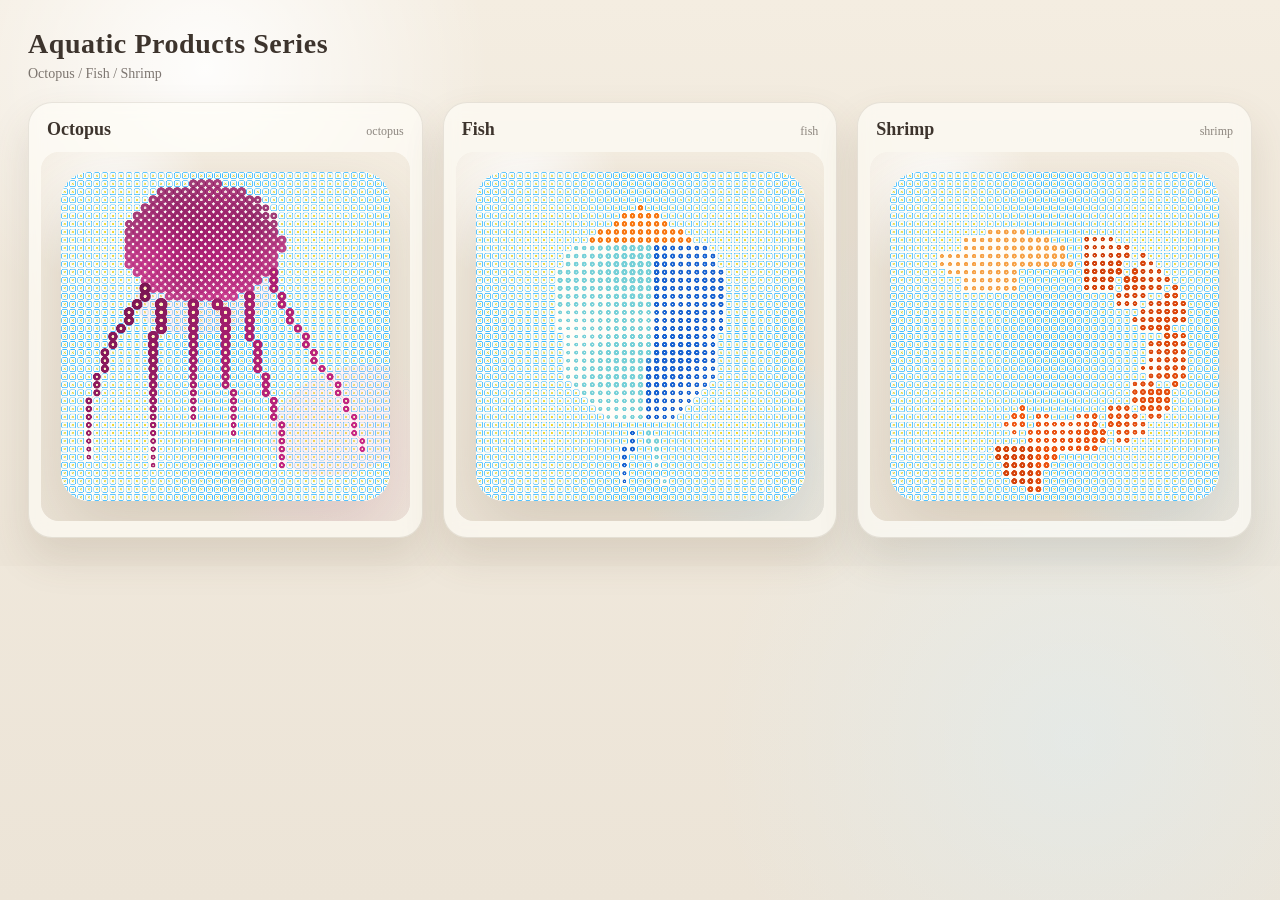
<file: aquatic-products/index.html>
<!doctype html>
<html lang="en">
  <head>
    <meta charset="utf-8" />
    <meta name="viewport" content="width=device-width, initial-scale=1" />
    <title>Aquatic Products Series</title>
    <style>
      :root {
        --paper: #f5eee2;
        --card: #fffdf8;
        --ink: #3d342d;
        --line: rgba(84, 66, 46, 0.12);
        --shadow: rgba(102, 78, 47, 0.14);
      }

      * {
        box-sizing: border-box;
      }

      html,
      body {
        margin: 0;
        min-height: 100%;
        background:
          radial-gradient(circle at 16% 12%, rgba(255, 255, 255, 0.9), transparent 24%),
          radial-gradient(circle at 84% 82%, rgba(213, 240, 255, 0.35), transparent 28%),
          linear-gradient(180deg, #f4ede1 0%, #ece4d7 100%);
        color: var(--ink);
        font-family: "Times New Roman", Georgia, serif;
      }

      body {
        padding: 28px;
      }

      .header {
        margin: 0 auto 20px;
        max-width: 1600px;
      }

      .title {
        margin: 0 0 6px;
        font-size: 28px;
        font-weight: 600;
        letter-spacing: 0.02em;
      }

      .subtitle {
        margin: 0;
        font-size: 14px;
        color: rgba(61, 52, 45, 0.66);
      }

      .grid {
        display: grid;
        grid-template-columns: repeat(3, minmax(0, 1fr));
        gap: 20px;
        align-items: start;
        max-width: 1600px;
        margin: 0 auto;
      }

      .card {
        background: rgba(255, 253, 248, 0.64);
        border: 1px solid var(--line);
        border-radius: 24px;
        box-shadow: 0 20px 40px var(--shadow);
        backdrop-filter: blur(8px);
        overflow: hidden;
      }

      .meta {
        display: flex;
        justify-content: space-between;
        align-items: baseline;
        gap: 12px;
        padding: 16px 18px 12px;
      }

      .name {
        margin: 0;
        font-size: 18px;
        font-weight: 600;
      }

      .path {
        margin: 0;
        font-size: 12px;
        color: rgba(61, 52, 45, 0.58);
      }

      .frame-wrap {
        padding: 0 12px 12px;
      }

      iframe {
        width: 100%;
        aspect-ratio: 1 / 1;
        border: 0;
        border-radius: 18px;
        background: var(--card);
        box-shadow: inset 0 0 0 1px rgba(255, 255, 255, 0.8);
      }

      @media (max-width: 1180px) {
        .grid {
          grid-template-columns: 1fr;
        }
      }
    </style>
  </head>
  <body>
    <header class="header">
      <h1 class="title">Aquatic Products Series</h1>
      <p class="subtitle">Octopus / Fish / Shrimp</p>
    </header>

    <main class="grid">
      <section class="card">
        <div class="meta">
          <h2 class="name">Octopus</h2>
          <p class="path">octopus</p>
        </div>
        <div class="frame-wrap">
          <iframe src="./octopus/index.html" title="Octopus poster"></iframe>
        </div>
      </section>

      <section class="card">
        <div class="meta">
          <h2 class="name">Fish</h2>
          <p class="path">fish</p>
        </div>
        <div class="frame-wrap">
          <iframe src="./fish/index.html" title="Fish poster"></iframe>
        </div>
      </section>

      <section class="card">
        <div class="meta">
          <h2 class="name">Shrimp</h2>
          <p class="path">shrimp</p>
        </div>
        <div class="frame-wrap">
          <iframe src="./shrimp/index.html" title="Shrimp poster"></iframe>
        </div>
      </section>
    </main>
  </body>
</html>
</file>
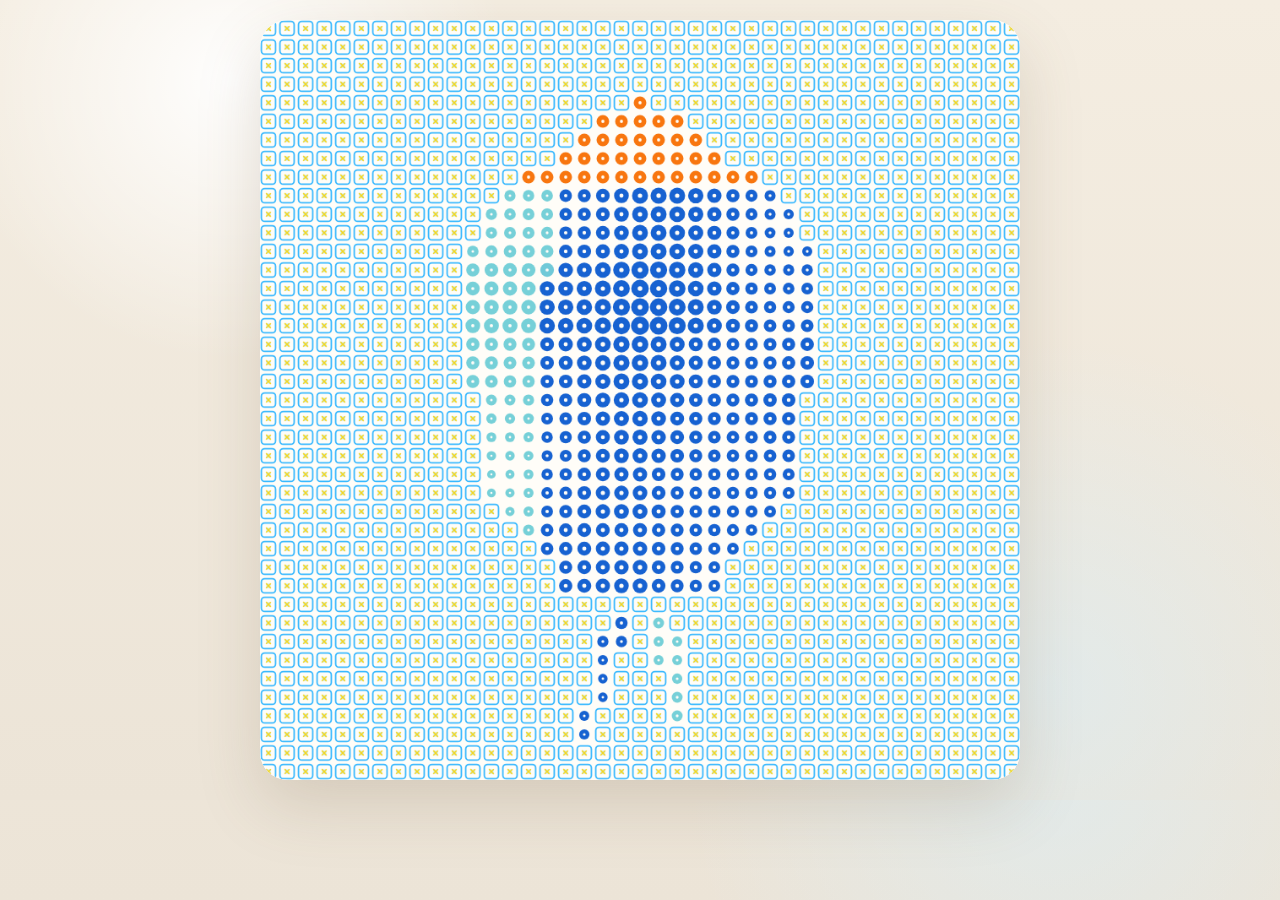
<file: aquatic-products/fish/index.html>
<!doctype html>
<html lang="zh-CN">
  <head>
    <meta charset="utf-8" />
    <meta name="viewport" content="width=device-width, initial-scale=1" />
    <title>Fish Grid Poster Study</title>
    <link rel="stylesheet" href="./style.css" />
  </head>
  <body>
    <main class="page">
      <canvas id="poster" width="900" height="900" aria-label="Fish grid poster study"></canvas>
    </main>
    <script src="./app.js"></script>
  </body>
</html>
</file>
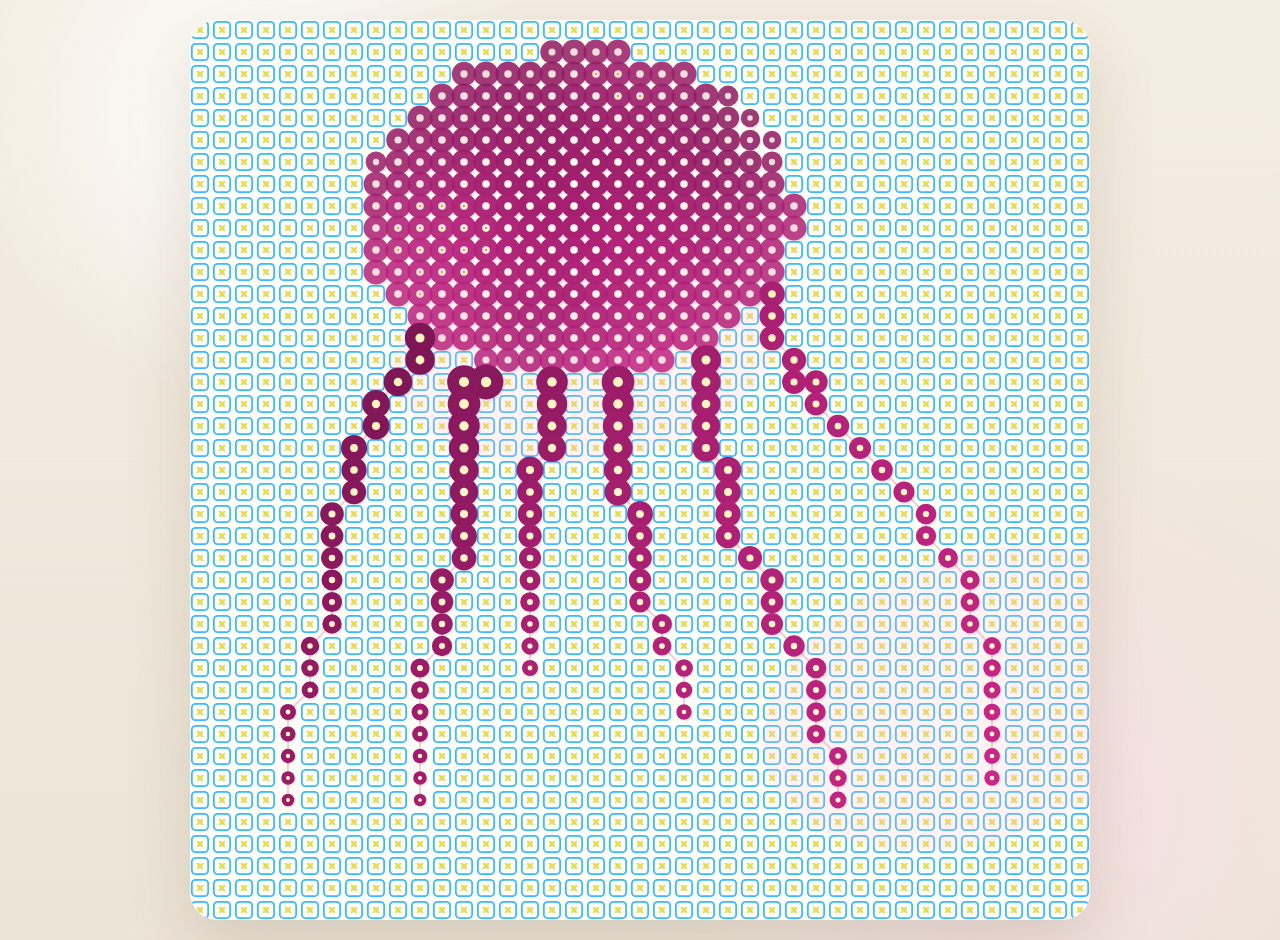
<file: aquatic-products/octopus/index.html>
<!doctype html>
<html lang="zh-CN">
  <head>
    <meta charset="utf-8" />
    <meta name="viewport" content="width=device-width, initial-scale=1" />
    <title>Octopus Grid Poster Study</title>
    <link rel="stylesheet" href="./style.css" />
  </head>
  <body>
    <main class="page">
      <canvas id="poster" width="900" height="900" aria-label="Grid poster study"></canvas>
    </main>
    <script src="./app.js"></script>
  </body>
</html>
</file>
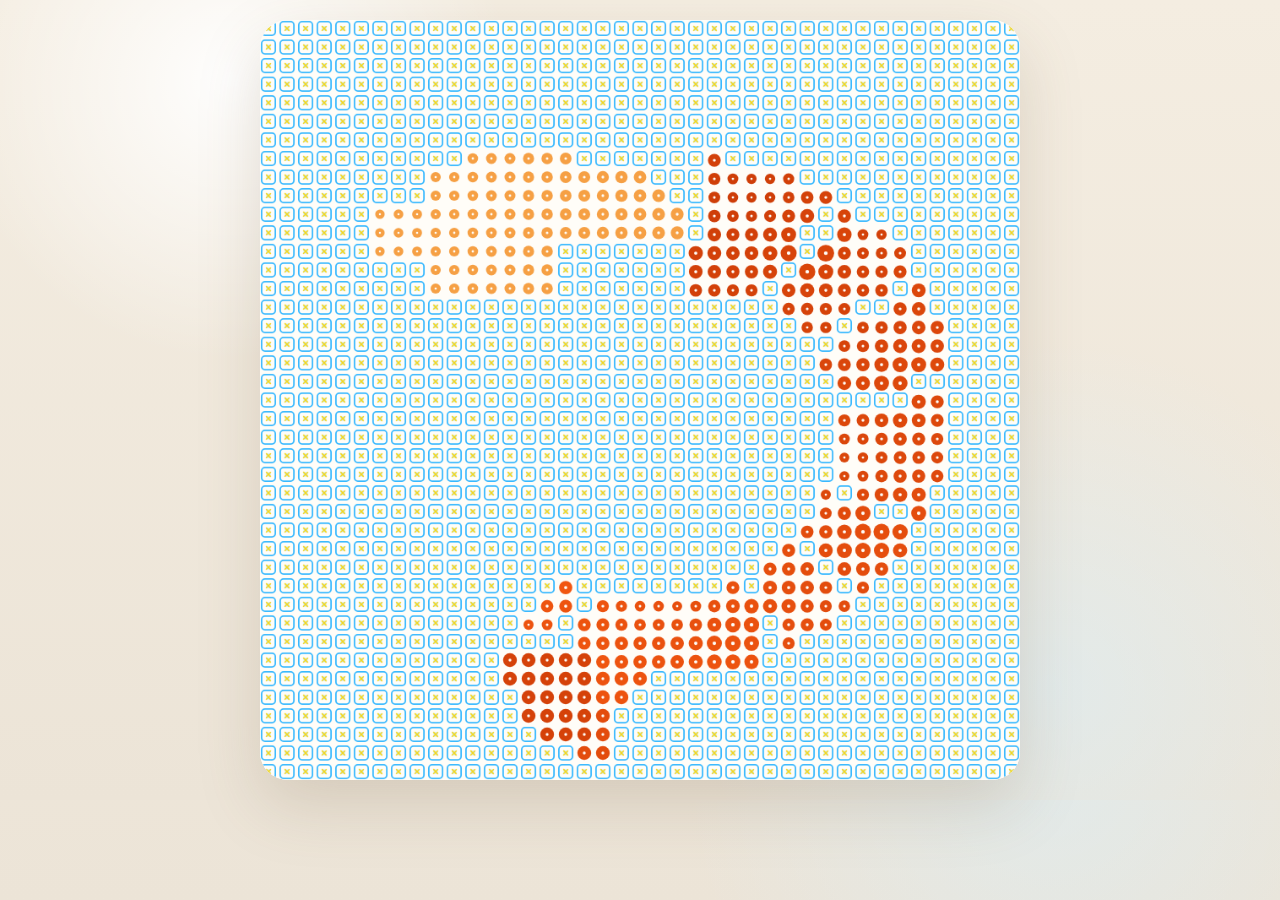
<file: aquatic-products/shrimp/index.html>
<!doctype html>
<html lang="zh-CN">
  <head>
    <meta charset="utf-8" />
    <meta name="viewport" content="width=device-width, initial-scale=1" />
    <title>Shrimp Grid Poster Study</title>
    <link rel="stylesheet" href="./style.css" />
  </head>
  <body>
    <main class="page">
      <canvas id="poster" width="900" height="900" aria-label="Shrimp grid poster study"></canvas>
    </main>
    <script src="./app.js"></script>
  </body>
</html>
</file>
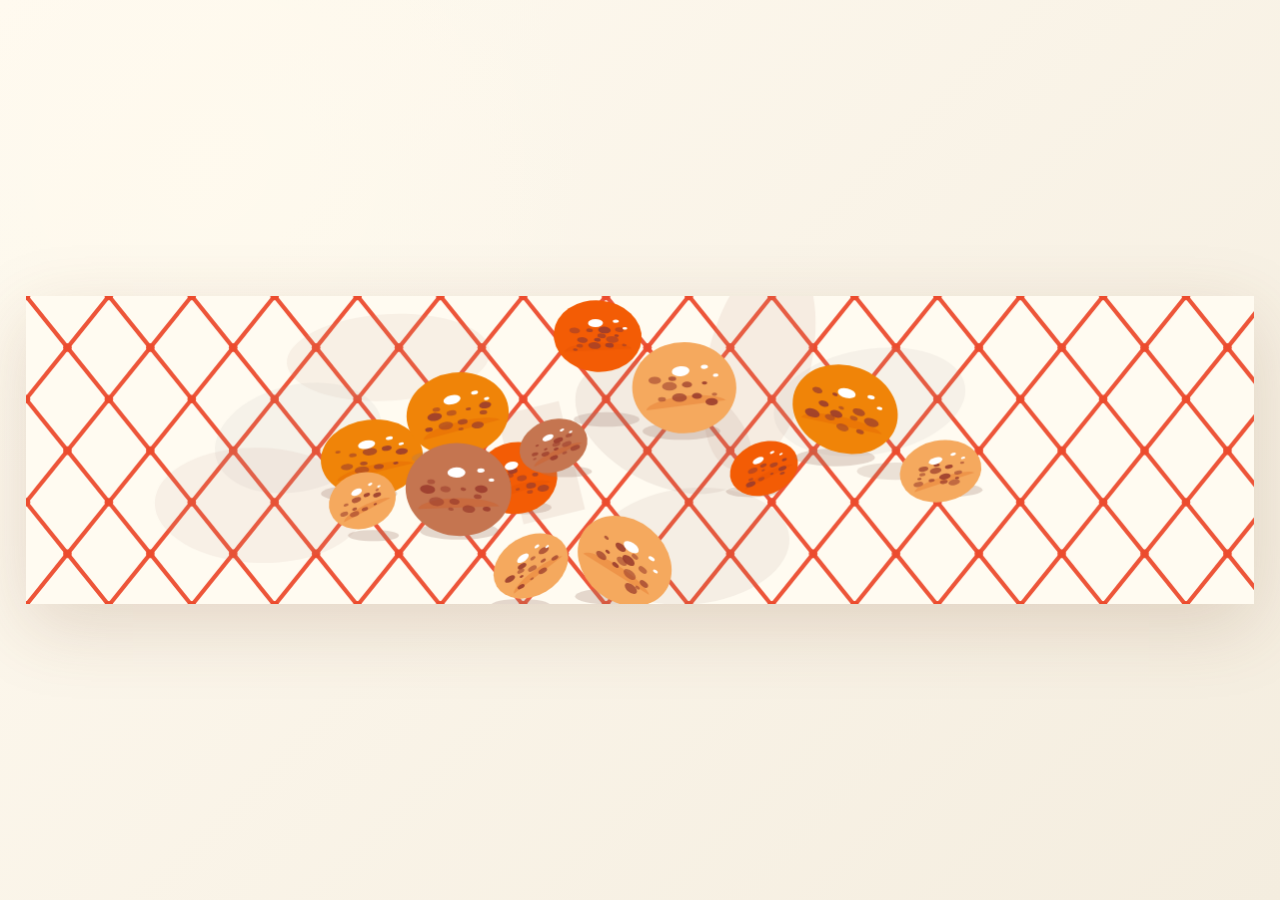
<file: fruits/orange/index.html>
<!doctype html>
<html lang="zh-CN">
  <head>
    <meta charset="UTF-8" />
    <meta name="viewport" content="width=device-width, initial-scale=1.0" />
    <title>Orange Net Data Poster</title>
    <link rel="stylesheet" href="styles.css" />
  </head>
  <body>
    <main class="stage">
      <canvas id="poster" aria-label="data-driven orange net poster"></canvas>
    </main>
    <script src="script.js"></script>
  </body>
</html>
</file>
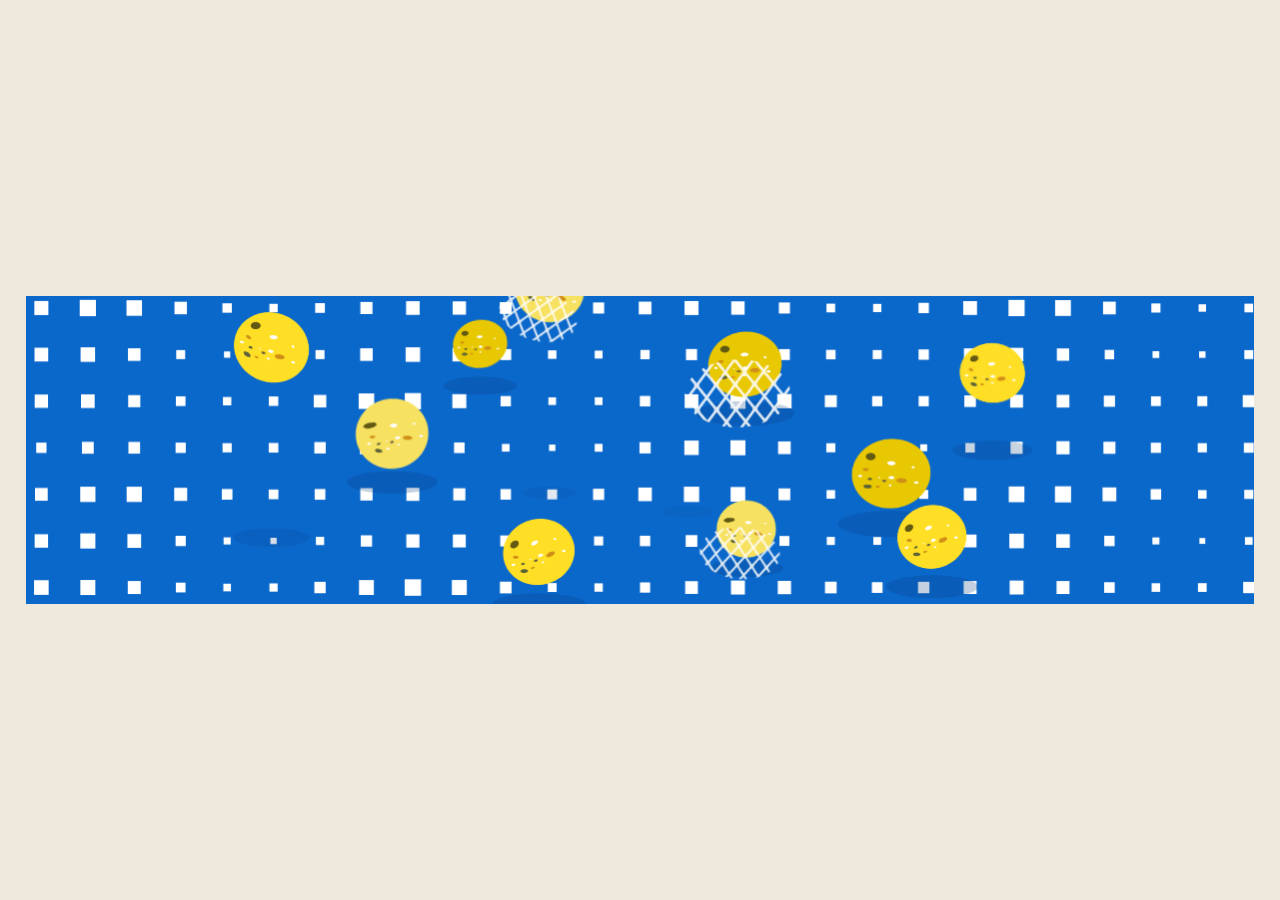
<file: fruits/pear/index.html>
<!doctype html>
<html lang="zh-CN">
  <head>
    <meta charset="UTF-8" />
    <meta name="viewport" content="width=device-width, initial-scale=1.0" />
    <title>Pear Data Poster</title>
    <link rel="stylesheet" href="styles.css" />
  </head>
  <body>
    <main class="stage">
      <canvas id="poster" aria-label="data-driven pear poster"></canvas>
    </main>
    <script src="script.js"></script>
  </body>
</html>
</file>
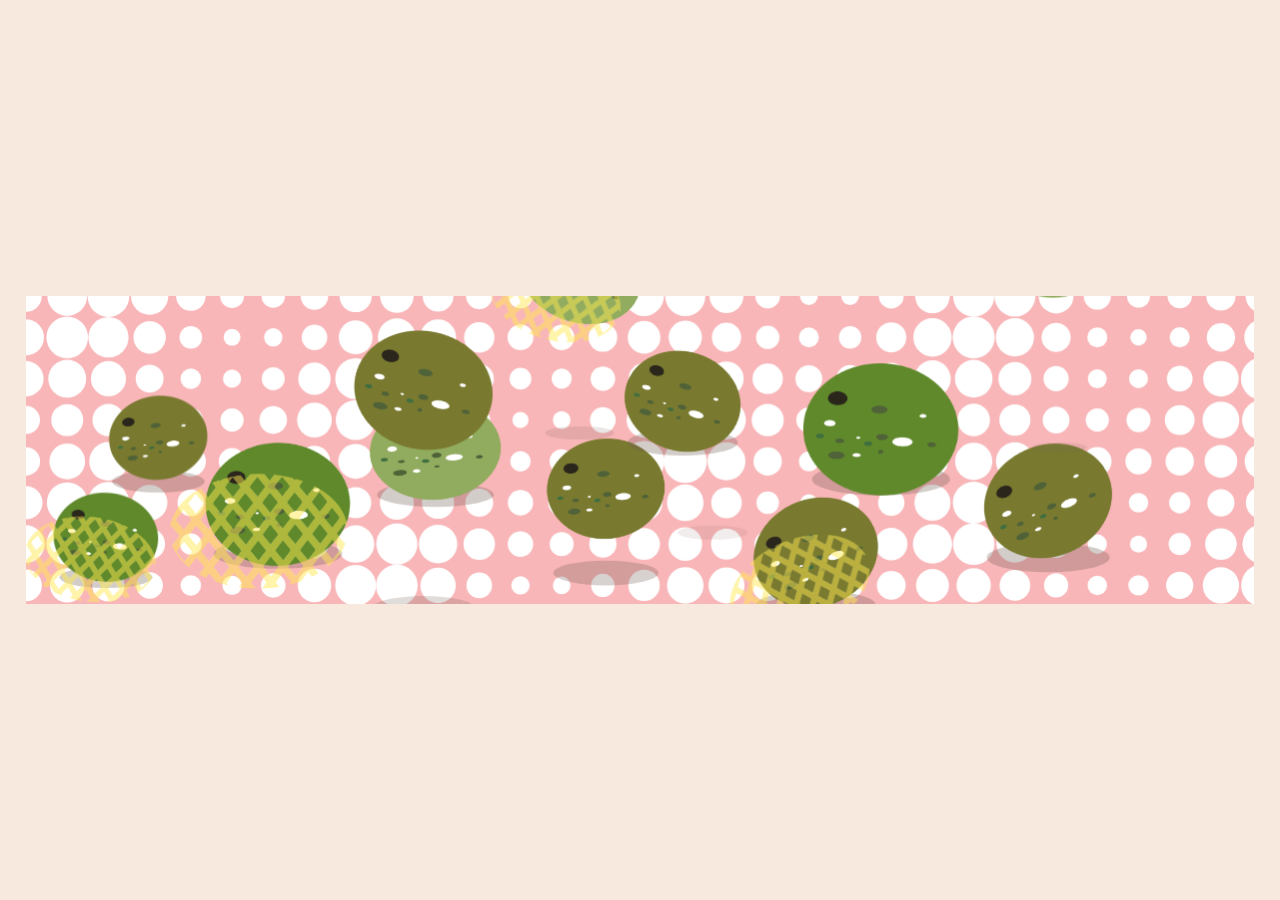
<file: fruits/watermelon/index.html>
<!doctype html>
<html lang="zh-CN">
  <head>
    <meta charset="UTF-8" />
    <meta name="viewport" content="width=device-width, initial-scale=1.0" />
    <title>Watermelon Data Poster</title>
    <link rel="stylesheet" href="styles.css" />
  </head>
  <body>
    <main class="stage">
      <canvas id="poster" aria-label="data-driven watermelon poster"></canvas>
    </main>
    <script src="script.js"></script>
  </body>
</html>
</file>
<file: aquatic-products/fish/style.css>
:root {
  --paper: #fffdf8;
  --shadow: rgba(110, 89, 63, 0.18);
}

* {
  box-sizing: border-box;
}

html,
body {
  margin: 0;
  min-height: 100%;
  background:
    radial-gradient(circle at 18% 10%, rgba(255, 255, 255, 0.95), transparent 22%),
    radial-gradient(circle at 82% 86%, rgba(213, 240, 255, 0.45), transparent 28%),
    linear-gradient(180deg, #f4ede1 0%, #ece4d7 100%);
}

body {
  display: grid;
  place-items: center;
  padding: 20px;
  font-family: "Times New Roman", Georgia, serif;
}

.page {
  display: grid;
  place-items: center;
  width: 100%;
}

#poster {
  width: min(760px, calc(100vw - 40px));
  height: auto;
  aspect-ratio: 1 / 1;
  background: var(--paper);
  border-radius: 28px;
  box-shadow:
    0 26px 64px var(--shadow),
    0 0 0 1px rgba(255, 255, 255, 0.7) inset;
}
</file>
<file: aquatic-products/octopus/style.css>
:root {
  --paper: #fffdf8;
  --frame: #f1eadf;
  --shadow: rgba(110, 89, 63, 0.18);
}

* {
  box-sizing: border-box;
}

html,
body {
  margin: 0;
  min-height: 100%;
  background:
    radial-gradient(circle at 20% 12%, rgba(255, 255, 255, 0.95), transparent 22%),
    radial-gradient(circle at 80% 85%, rgba(253, 221, 235, 0.58), transparent 28%),
    linear-gradient(180deg, #f4ede1 0%, #ece4d7 100%);
}

body {
  display: grid;
  place-items: center;
  padding: 20px;
  font-family: "Times New Roman", Georgia, serif;
}

.page {
  display: grid;
  place-items: center;
  width: 100%;
}

#poster {
  width: min(900px, calc(100vw - 40px));
  height: auto;
  aspect-ratio: 1 / 1;
  background: var(--paper);
  border-radius: 28px;
  box-shadow:
    0 26px 64px var(--shadow),
    0 0 0 1px rgba(255, 255, 255, 0.7) inset;
}
</file>
<file: aquatic-products/shrimp/style.css>
:root {
  --paper: #fffdf8;
  --shadow: rgba(110, 89, 63, 0.18);
}

* {
  box-sizing: border-box;
}

html,
body {
  margin: 0;
  min-height: 100%;
  background:
    radial-gradient(circle at 18% 10%, rgba(255, 255, 255, 0.95), transparent 22%),
    radial-gradient(circle at 82% 86%, rgba(213, 240, 255, 0.45), transparent 28%),
    linear-gradient(180deg, #f4ede1 0%, #ece4d7 100%);
}

body {
  display: grid;
  place-items: center;
  padding: 20px;
  font-family: "Times New Roman", Georgia, serif;
}

.page {
  display: grid;
  place-items: center;
  width: 100%;
}

#poster {
  width: min(760px, calc(100vw - 40px));
  height: auto;
  aspect-ratio: 1 / 1;
  background: var(--paper);
  border-radius: 28px;
  box-shadow:
    0 26px 64px var(--shadow),
    0 0 0 1px rgba(255, 255, 255, 0.7) inset;
}
</file>
<file: fruits/orange/styles.css>
:root {
  color-scheme: light;
  background: #f7f2e7;
}

* {
  box-sizing: border-box;
}

html,
body {
  width: 100%;
  min-height: 100%;
  margin: 0;
}

body {
  display: grid;
  place-items: center;
  min-height: 100vh;
  overflow: hidden;
  background:
    radial-gradient(circle at 16% 18%, rgba(255, 250, 238, 0.9), transparent 30%),
    linear-gradient(135deg, #fffaf0 0%, #f4eddf 100%);
  font-family: Arial, Helvetica, sans-serif;
}

.stage {
  width: min(96vw, 368vh);
  height: auto;
  aspect-ratio: 4 / 1;
  display: grid;
  place-items: center;
}

#poster {
  display: block;
  width: 100%;
  height: 100%;
  aspect-ratio: 4 / 1;
  background: #fbf8ed;
  box-shadow: 0 22px 70px rgba(116, 70, 38, 0.18);
}
</file>
<file: fruits/pear/styles.css>
:root {
  color-scheme: light;
  background: #efe8dc;
}

* {
  box-sizing: border-box;
}

html,
body {
  width: 100%;
  min-height: 100%;
  margin: 0;
}

body {
  display: grid;
  place-items: center;
  min-height: 100vh;
  overflow: hidden;
  background: #efe8dc;
  font-family: Arial, Helvetica, sans-serif;
}

.stage {
  width: min(96vw, 368vh);
  height: auto;
  aspect-ratio: 4 / 1;
  display: grid;
  place-items: center;
}

#poster {
  display: block;
  width: 100%;
  height: 100%;
  aspect-ratio: 4 / 1;
  background: #116fd1;
}
</file>
<file: fruits/watermelon/styles.css>
:root {
  color-scheme: light;
  background: #f7e9de;
}

* {
  box-sizing: border-box;
}

html,
body {
  width: 100%;
  min-height: 100%;
  margin: 0;
}

body {
  display: grid;
  place-items: center;
  min-height: 100vh;
  overflow: hidden;
  background: #f7e9de;
  font-family: Arial, Helvetica, sans-serif;
}

.stage {
  width: min(96vw, 368vh);
  height: auto;
  aspect-ratio: 4 / 1;
  display: grid;
  place-items: center;
}

#poster {
  display: block;
  width: 100%;
  height: 100%;
  aspect-ratio: 4 / 1;
  background: #f8b9bb;
}
</file>
